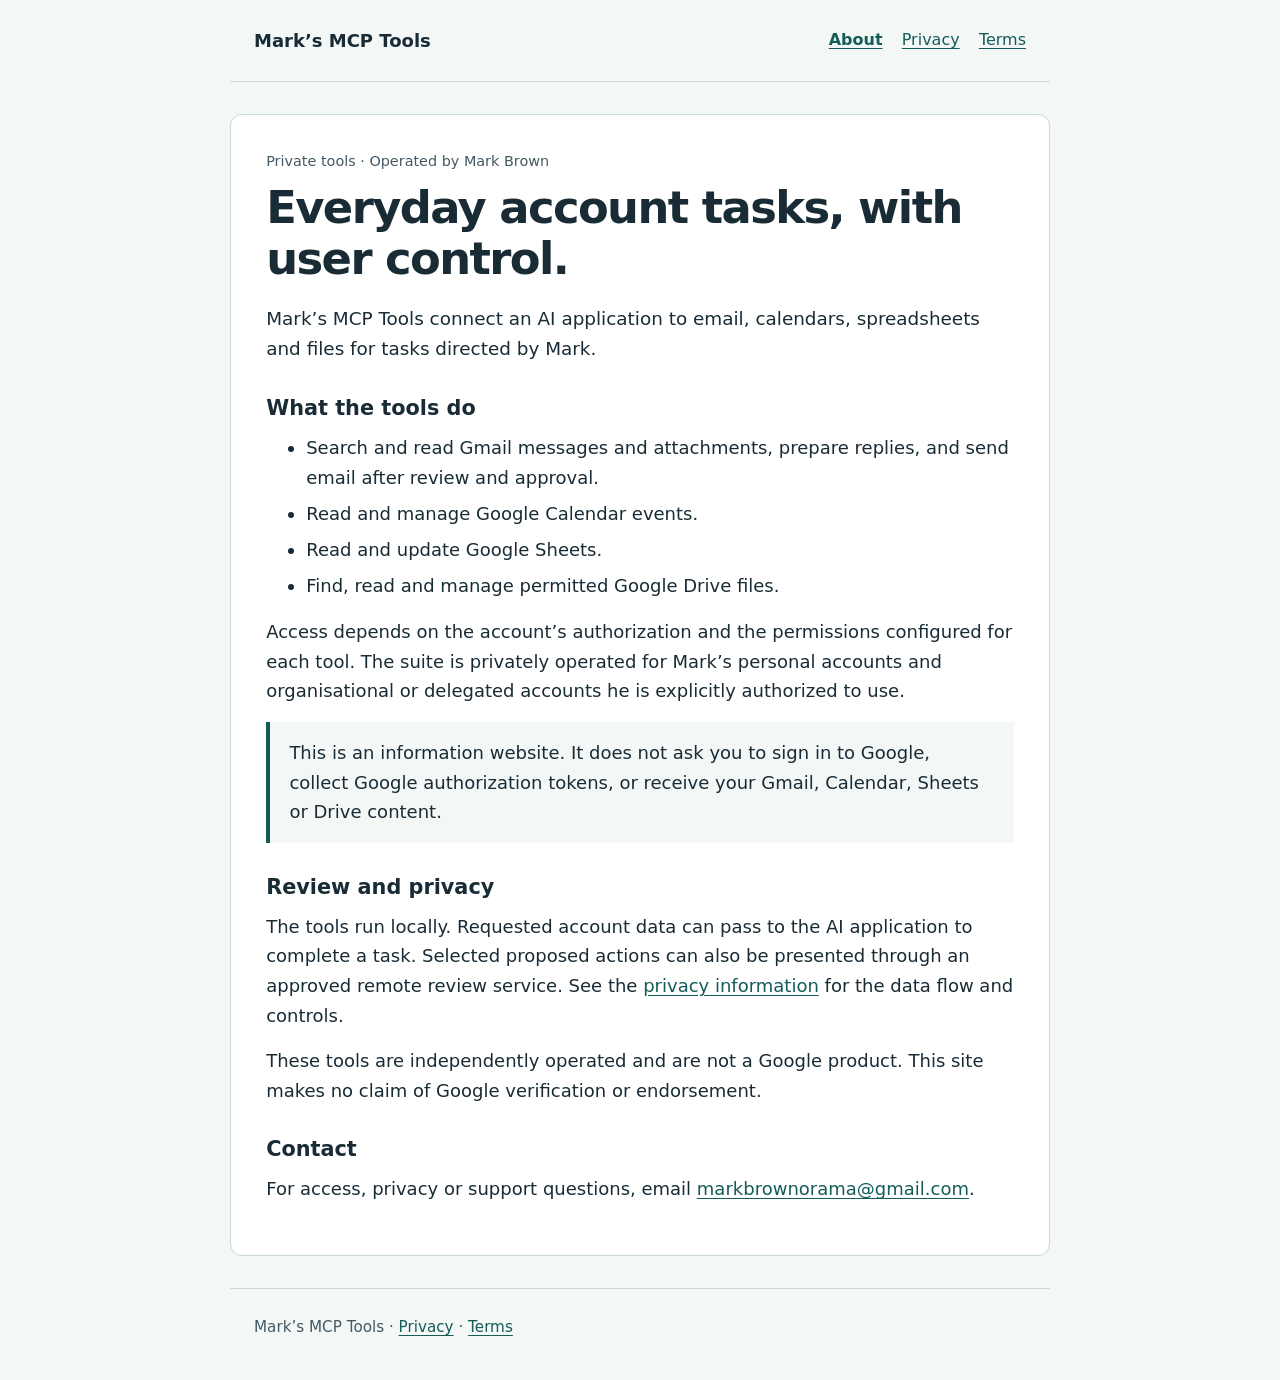
<file: index.html>
<!doctype html>
<html lang="en-AU"><head><meta charset="utf-8"><meta name="viewport" content="width=device-width,initial-scale=1"><meta name="description" content="Information about Mark’s private MCP tools for email, calendars, spreadsheets and files."><title>Mark’s MCP Tools</title><link rel="stylesheet" href="/styles.css"></head><body>
<a class="skip" href="#main">Skip to content</a><header><a class="brand" href="/">Mark’s MCP Tools</a><nav aria-label="Main navigation"><a href="/" aria-current="page">About</a><a href="/privacy/">Privacy</a><a href="/terms/">Terms</a></nav></header>
<main id="main"><p class="eyebrow">Private tools · Operated by Mark Brown</p><h1>Everyday account tasks, with user control.</h1><p class="intro">Mark’s MCP Tools connect an AI application to email, calendars, spreadsheets and files for tasks directed by Mark.</p>
<h2>What the tools do</h2><ul><li>Search and read Gmail messages and attachments, prepare replies, and send email after review and approval.</li><li>Read and manage Google Calendar events.</li><li>Read and update Google Sheets.</li><li>Find, read and manage permitted Google Drive files.</li></ul>
<p>Access depends on the account’s authorization and the permissions configured for each tool. The suite is privately operated for Mark’s personal accounts and organisational or delegated accounts he is explicitly authorized to use.</p>
<div class="note"><p>This is an information website. It does not ask you to sign in to Google, collect Google authorization tokens, or receive your Gmail, Calendar, Sheets or Drive content.</p></div>
<h2>Review and privacy</h2><p>The tools run locally. Requested account data can pass to the AI application to complete a task. Selected proposed actions can also be presented through an approved remote review service. See the <a href="/privacy/">privacy information</a> for the data flow and controls.</p>
<p>These tools are independently operated and are not a Google product. This site makes no claim of Google verification or endorsement.</p>
<h2>Contact</h2><p>For access, privacy or support questions, email <a href="mailto:markbrownorama@gmail.com">markbrownorama@gmail.com</a>.</p></main>
<footer>Mark’s MCP Tools · <a href="/privacy/">Privacy</a> · <a href="/terms/">Terms</a></footer></body></html>
</file>
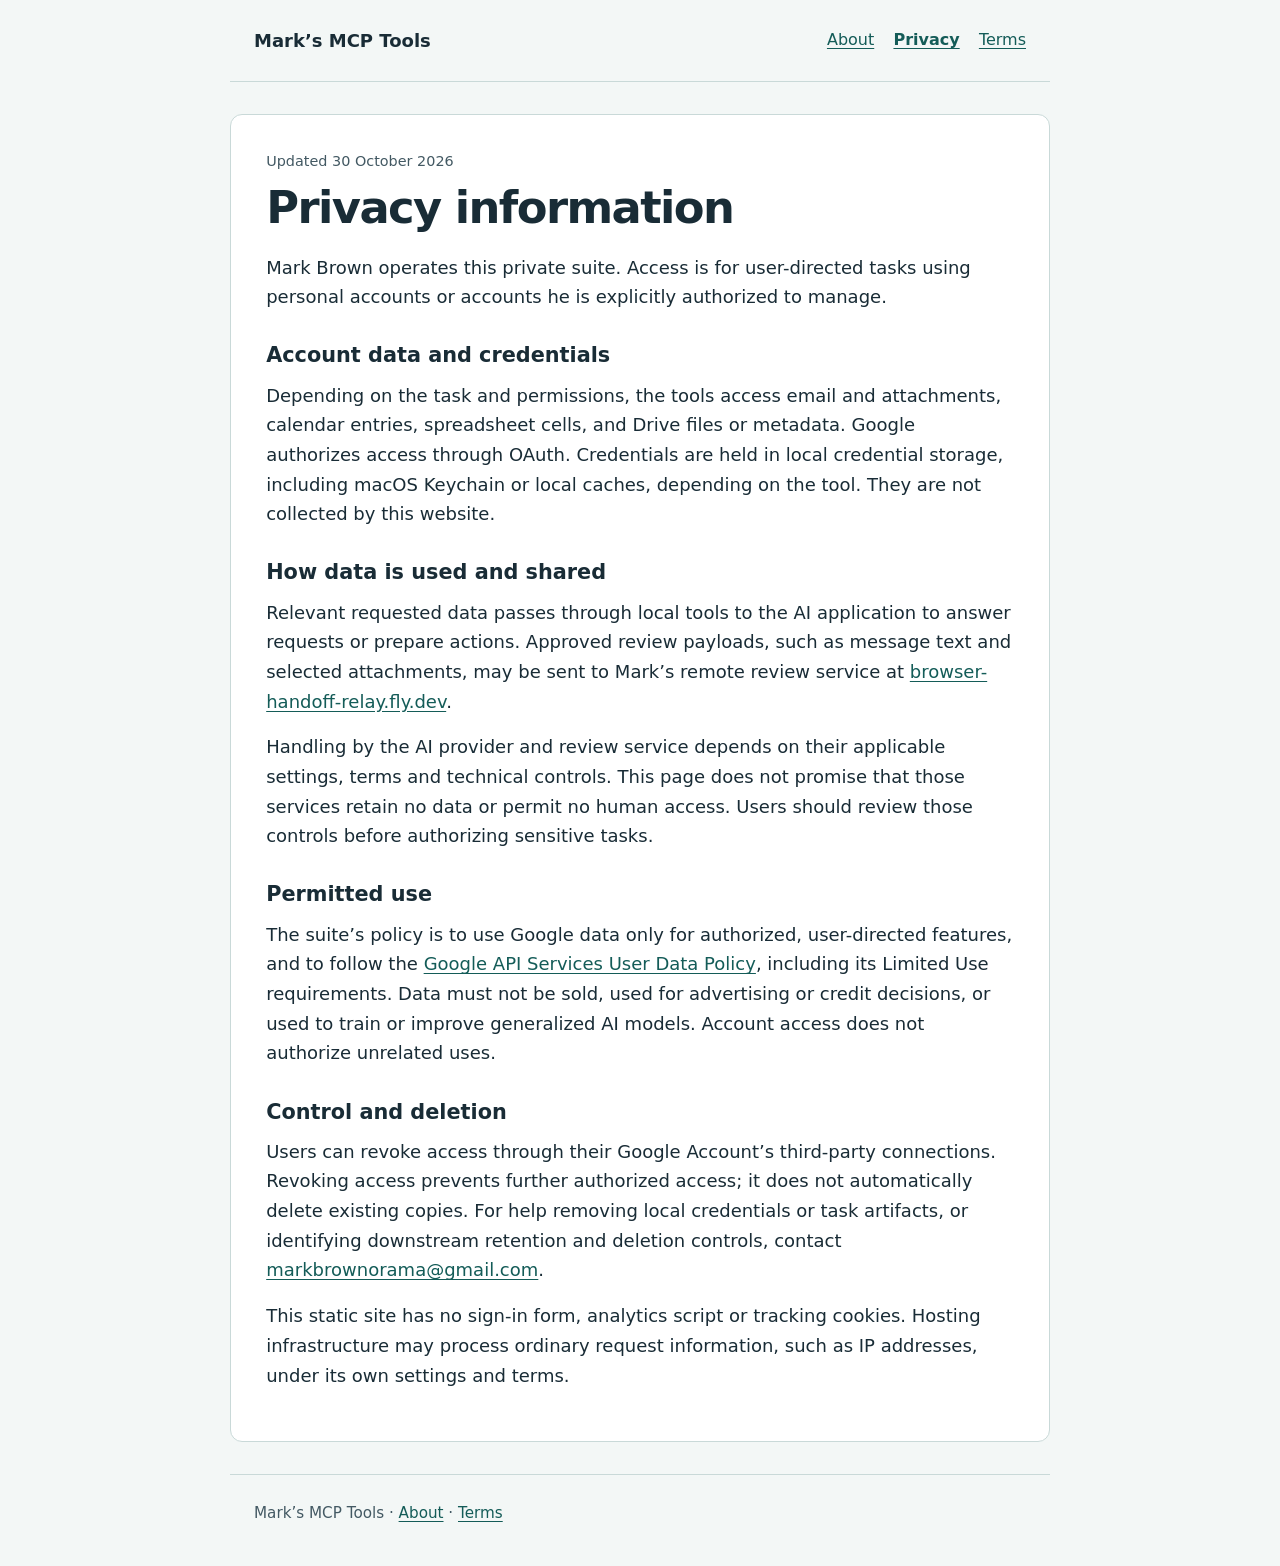
<file: privacy/index.html>
<!doctype html>
<html lang="en-AU"><head><meta charset="utf-8"><meta name="viewport" content="width=device-width,initial-scale=1"><meta name="description" content="How Mark’s MCP Tools access, use and handle authorized Google account data."><title>Privacy · Mark’s MCP Tools</title><link rel="stylesheet" href="/styles.css"></head><body>
<a class="skip" href="#main">Skip to content</a><header><a class="brand" href="/">Mark’s MCP Tools</a><nav aria-label="Main navigation"><a href="/">About</a><a href="/privacy/" aria-current="page">Privacy</a><a href="/terms/">Terms</a></nav></header>
<main id="main"><p class="eyebrow">Updated 30 October 2026</p><h1>Privacy information</h1><p>Mark Brown operates this private suite. Access is for user-directed tasks using personal accounts or accounts he is explicitly authorized to manage.</p>
<h2>Account data and credentials</h2><p>Depending on the task and permissions, the tools access email and attachments, calendar entries, spreadsheet cells, and Drive files or metadata. Google authorizes access through OAuth. Credentials are held in local credential storage, including macOS Keychain or local caches, depending on the tool. They are not collected by this website.</p>
<h2>How data is used and shared</h2><p>Relevant requested data passes through local tools to the AI application to answer requests or prepare actions. Approved review payloads, such as message text and selected attachments, may be sent to Mark’s remote review service at <a href="https://browser-handoff-relay.fly.dev">browser-handoff-relay.fly.dev</a>.</p>
<p>Handling by the AI provider and review service depends on their applicable settings, terms and technical controls. This page does not promise that those services retain no data or permit no human access. Users should review those controls before authorizing sensitive tasks.</p>
<h2>Permitted use</h2><p>The suite’s policy is to use Google data only for authorized, user-directed features, and to follow the <a href="https://developers.google.com/terms/api-services-user-data-policy">Google API Services User Data Policy</a>, including its Limited Use requirements. Data must not be sold, used for advertising or credit decisions, or used to train or improve generalized AI models. Account access does not authorize unrelated uses.</p>
<h2>Control and deletion</h2><p>Users can revoke access through their Google Account’s third-party connections. Revoking access prevents further authorized access; it does not automatically delete existing copies. For help removing local credentials or task artifacts, or identifying downstream retention and deletion controls, contact <a href="mailto:markbrownorama@gmail.com">markbrownorama@gmail.com</a>.</p>
<p>This static site has no sign-in form, analytics script or tracking cookies. Hosting infrastructure may process ordinary request information, such as IP addresses, under its own settings and terms.</p></main>
<footer>Mark’s MCP Tools · <a href="/">About</a> · <a href="/terms/">Terms</a></footer></body></html>
</file>
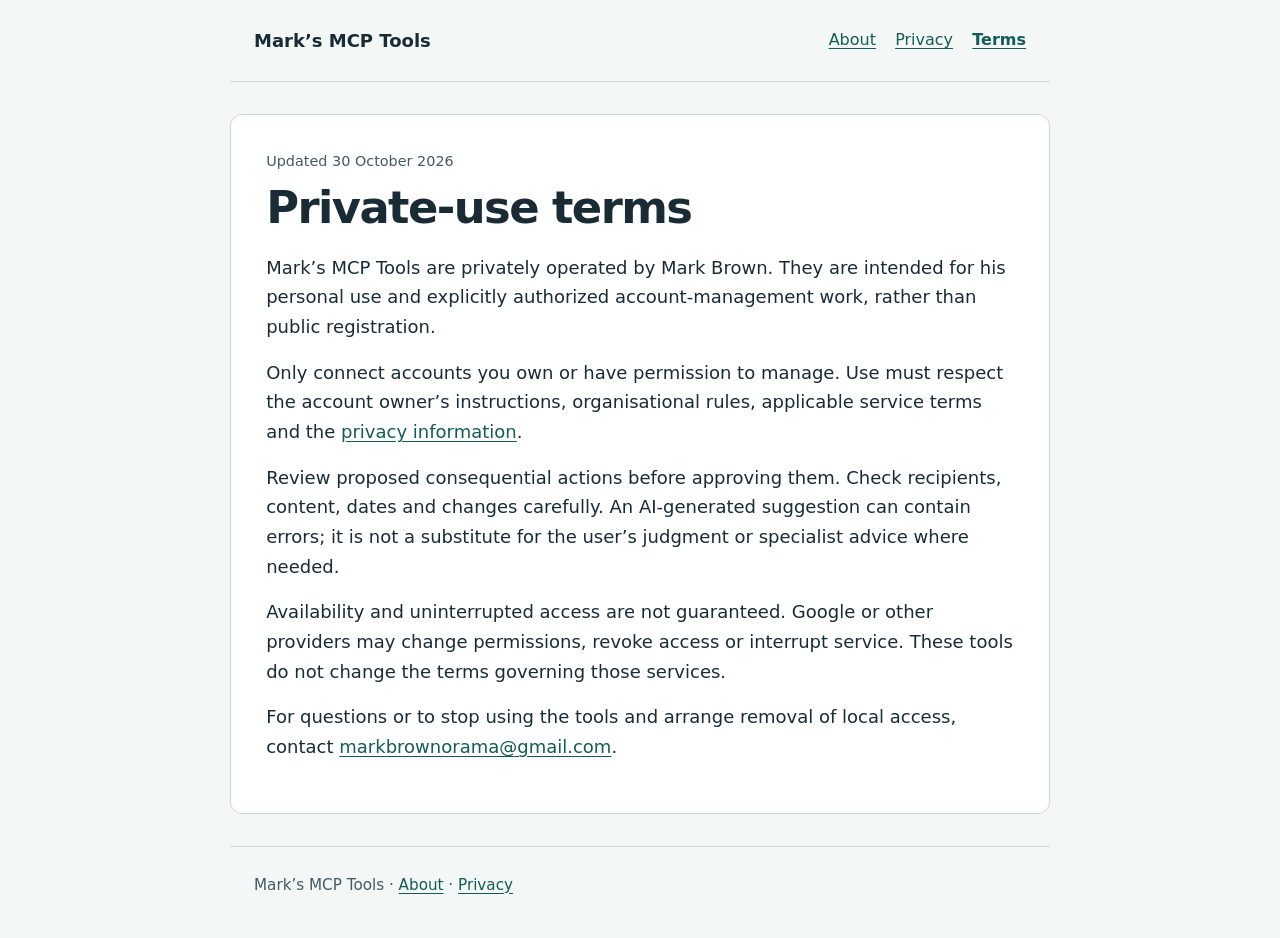
<file: terms/index.html>
<!doctype html>
<html lang="en-AU"><head><meta charset="utf-8"><meta name="viewport" content="width=device-width,initial-scale=1"><meta name="description" content="Private-use terms for Mark’s MCP Tools."><title>Terms · Mark’s MCP Tools</title><link rel="stylesheet" href="/styles.css"></head><body>
<a class="skip" href="#main">Skip to content</a><header><a class="brand" href="/">Mark’s MCP Tools</a><nav aria-label="Main navigation"><a href="/">About</a><a href="/privacy/">Privacy</a><a href="/terms/" aria-current="page">Terms</a></nav></header>
<main id="main"><p class="eyebrow">Updated 30 October 2026</p><h1>Private-use terms</h1><p>Mark’s MCP Tools are privately operated by Mark Brown. They are intended for his personal use and explicitly authorized account-management work, rather than public registration.</p>
<p>Only connect accounts you own or have permission to manage. Use must respect the account owner’s instructions, organisational rules, applicable service terms and the <a href="/privacy/">privacy information</a>.</p>
<p>Review proposed consequential actions before approving them. Check recipients, content, dates and changes carefully. An AI-generated suggestion can contain errors; it is not a substitute for the user’s judgment or specialist advice where needed.</p>
<p>Availability and uninterrupted access are not guaranteed. Google or other providers may change permissions, revoke access or interrupt service. These tools do not change the terms governing those services.</p>
<p>For questions or to stop using the tools and arrange removal of local access, contact <a href="mailto:markbrownorama@gmail.com">markbrownorama@gmail.com</a>.</p></main>
<footer>Mark’s MCP Tools · <a href="/">About</a> · <a href="/privacy/">Privacy</a></footer></body></html>
</file>
<file: styles.css>
:root{color-scheme:light;--ink:#192c36;--muted:#435963;--accent:#145c58;--line:#c9d9d8;--paper:#fff;--bg:#f3f7f6}*{box-sizing:border-box}body{margin:0;background:var(--bg);color:var(--ink);font:18px/1.65 system-ui,-apple-system,BlinkMacSystemFont,"Segoe UI",sans-serif}a{color:var(--accent);text-underline-offset:.18em}a:hover{text-decoration-thickness:2px}a:focus-visible{outline:3px solid #bc5a15;outline-offset:4px}header,main,footer{max-width:820px;margin:auto;padding:1.6rem 1.5rem}header{display:flex;flex-wrap:wrap;gap:1rem;align-items:center;justify-content:space-between;border-bottom:1px solid var(--line)}.brand{font-weight:750;text-decoration:none;color:var(--ink)}nav{display:flex;flex-wrap:wrap;gap:1.2rem;font-size:1rem}nav [aria-current=page]{font-weight:750}main{background:var(--paper);margin-top:2rem;margin-bottom:2rem;border:1px solid var(--line);border-radius:12px;padding:2.2rem}h1{font-size:clamp(2rem,5vw,2.8rem);line-height:1.15;letter-spacing:-.035em;margin:.2rem 0 1.2rem}h2{font-size:1.3rem;line-height:1.3;margin:1.9rem 0 .6rem}p,ul{margin:.7rem 0 1rem}.eyebrow{color:var(--muted);font-size:.9rem;margin:0 0 .5rem}.intro{font-size:1.15rem}.note{border-left:4px solid var(--accent);background:var(--bg);padding:1rem 1.2rem}.note p{margin:0}li{margin:.4rem 0}footer{border-top:1px solid var(--line);font-size:.95rem;color:var(--muted);padding-bottom:2.5rem}.skip{position:absolute;left:1rem;top:-100px;background:white;padding:.6rem}.skip:focus{top:1rem}@media(max-width:560px){header,main,footer{padding:1.2rem}main{margin:1rem .7rem}body{font-size:17px}nav{gap:1rem}}
</file>
